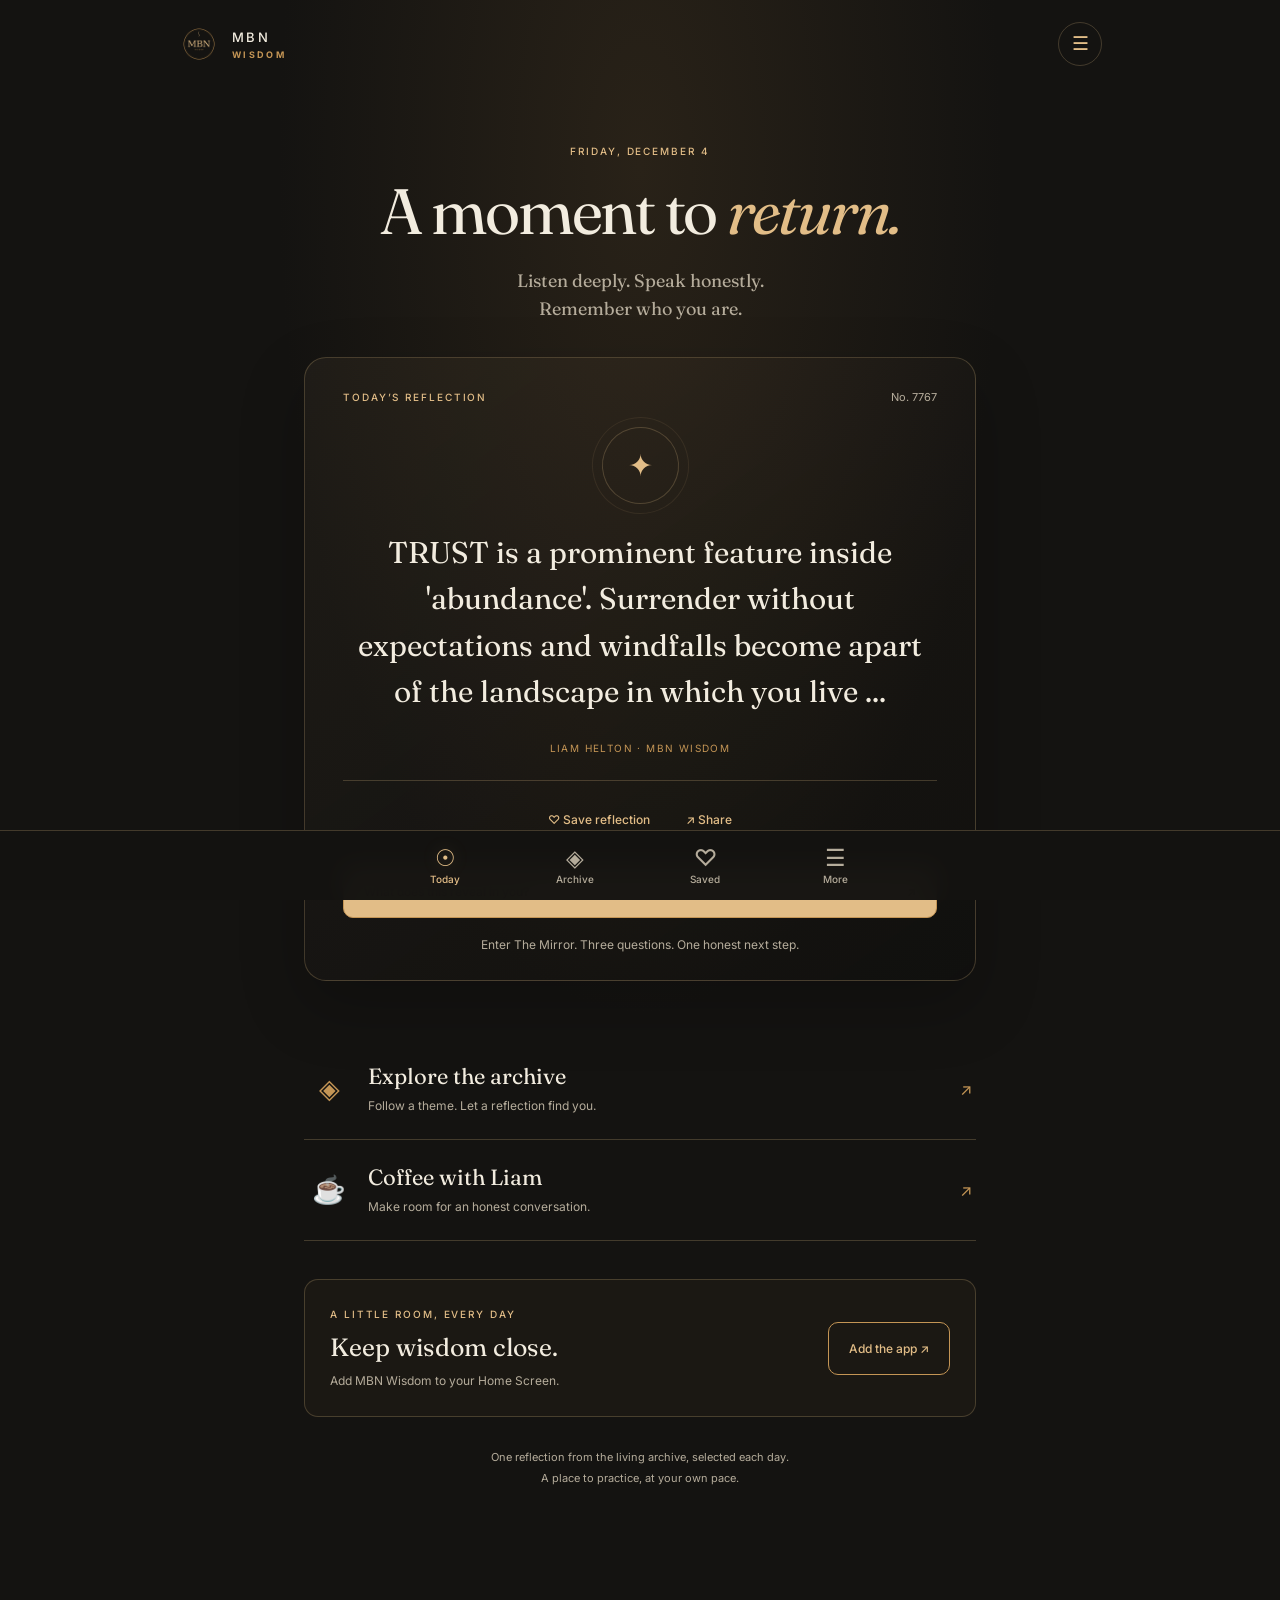
<file: app.html>
<!DOCTYPE html>
<html lang="en"><head><meta charset="utf-8"><meta name="viewport" content="width=device-width,initial-scale=1,viewport-fit=cover"><title>MBN Wisdom | Your Daily Practice</title><meta name="description" content="A moment to pause. A reflection to carry. Your daily MBN Wisdom practice with Liam Helton."><meta name="theme-color" content="#141311"><meta name="apple-mobile-web-app-capable" content="yes"><meta name="apple-mobile-web-app-title" content="MBN Wisdom"><meta name="apple-mobile-web-app-status-bar-style" content="black-translucent"><link rel="manifest" href="/mbn.webmanifest"><link rel="apple-touch-icon" href="/mbn-icon-180.png"><link rel="icon" href="/mbn-icon-192.png"><link rel="preconnect" href="https://fonts.googleapis.com"><link rel="preconnect" href="https://fonts.gstatic.com" crossorigin><link href="https://fonts.googleapis.com/css2?family=Fraunces:ital,wght@0,400;0,500;1,400&family=Inter:wght@400;500;600&display=swap" rel="stylesheet"><link rel="stylesheet" href="/mbn-app.css"><script src="/mbn-app.js" defer></script></head>
<body><a class="skip" href="#main">Skip to your reflection</a><header class="top"><a class="brand" href="/app.html" aria-label="MBN Wisdom daily practice"><img src="/mbn-icon-192.png" width="42" height="42" alt=""><span>MBN <b>WISDOM</b></span></a><button class="round" id="menuButton" aria-label="Open menu" aria-expanded="false" aria-controls="menuPanel">☰</button></header>
<main id="main"><section id="todayView" class="view"><div class="intro"><p class="eyebrow" id="todayDate">Your daily practice</p><h1>A moment to <em>return.</em></h1><p class="lede">Listen deeply. Speak honestly.<br>Remember who you are.</p></div><article class="daily-card" aria-labelledby="dailyTitle"><div class="card-top"><span class="eyebrow" id="dailyTitle">Today’s reflection</span><span class="tiny" id="reflectionNumber"></span></div><div class="sigil" aria-hidden="true"><span>✦</span></div><blockquote id="dailyQuote">Let the day settle. Your reflection is arriving.</blockquote><p class="attribution">Liam Helton · MBN Wisdom</p><div class="card-actions"><button class="quiet" id="favoriteButton" aria-pressed="false" disabled>♡ Save reflection</button><button class="quiet" id="shareButton" disabled>↗ Share</button></div><a class="primary" id="mirrorLink" href="/archive.html?app=1">What does this reveal in you? <span>↗</span></a><p class="small">Enter The Mirror. Three questions. One honest next step.</p></article><p id="loadStatus" class="status" role="status"></p><div class="paths"><a class="path" href="/archive.html?app=1"><span class="path-symbol">◈</span><div><h2>Explore the archive</h2><p>Follow a theme. Let a reflection find you.</p></div><span aria-hidden="true">↗</span></a><a class="path" href="/coffee-with-liam.html?app=1"><span class="path-symbol">☕</span><div><h2>Coffee with Liam</h2><p>Make room for an honest conversation.</p></div><span aria-hidden="true">↗</span></a></div><aside class="install-card" id="installCard"><div><p class="eyebrow">A little room, every day</p><h2>Keep wisdom close.</h2><p>Add MBN Wisdom to your Home Screen.</p></div><button class="secondary" id="installButton">Add the app ↗</button></aside><p class="footnote">One reflection from the living archive, selected each day.<br>A place to practice, at your own pace.</p></section>
<section id="savedView" class="view" hidden><div class="intro"><p class="eyebrow">Words you carry</p><h1>Your <em>favorites.</em></h1><p class="lede">Return to what stayed with you.</p></div><p class="small">Favorites stay in this browser or app on this device. They do not sync across devices.</p><div id="savedList"></div></section>
<section id="moreView" class="view" hidden><div class="intro"><p class="eyebrow">The wider MBN world</p><h1>Room to <em>explore.</em></h1><p class="lede">Take the next step that feels right.</p></div><div class="paths"><a class="path" href="/coffee-with-liam.html?app=1"><div><h2>Coffee with Liam</h2><p>30 or 60 minutes of honest conversation.</p></div><span>↗</span></a><a class="path" href="/index.html#forgiving-launch"><div><h2>The books</h2><p>Explore the work behind the reflections.</p></div><span>↗</span></a><a class="path" href="https://mbn-shop.fourthwall.com" target="_blank" rel="noopener noreferrer"><div><h2>Apparel</h2><p>Carry the words into the world.</p></div><span>↗</span></a><a class="path" href="/index.html#circle"><div><h2>The Reader’s Circle</h2><p>Join the existing email circle.</p></div><span>↗</span></a><a class="path" href="/index.html"><div><h2>Visit MBN Wisdom</h2><p>The complete website.</p></div><span>↗</span></a></div><button class="secondary wide" id="moreInstall">How to add the app</button><div class="note"><h2>Your space stays yours.</h2><p>Favorites are saved only when you choose. Mirror answers are saved only when you select “Save on this device.” Neither is sent to Liam. Anyone using your device’s browser or app may see saved content.</p><p>Daily push notifications are not connected yet. You can visit each day for a fresh selection.</p></div></section>
<noscript><p class="note">JavaScript is needed for the daily selection and favorites. You can still <a href="/archive.html">read the archive</a> or <a href="/coffee-with-liam.html">request a conversation</a>.</p></noscript></main>
<nav class="bottom" aria-label="App navigation"><a href="#today" data-view="today" aria-current="page"><span aria-hidden="true">☉</span>Today</a><a href="/archive.html?app=1"><span aria-hidden="true">◈</span>Archive</a><a href="#saved" data-view="saved"><span aria-hidden="true">♡</span>Saved</a><a href="#more" data-view="more"><span aria-hidden="true">☰</span>More</a></nav>
<div id="menuPanel" class="menu-panel" hidden><a href="#more">Books, Coffee &amp; more ↗</a><button id="menuInstall">Add to Home Screen</button><a href="/index.html">Visit the website ↗</a></div>
<dialog id="installDialog" aria-labelledby="installTitle"><button class="close" id="closeInstall" aria-label="Close installation instructions">×</button><p class="eyebrow">Your daily practice</p><h2 id="installTitle">Make room on<br>your Home Screen.</h2><div id="nativeInstall" hidden><button class="primary" id="nativeInstallButton">Install MBN Wisdom</button></div><h3>iPhone or iPad</h3><ol><li>Open this page in Safari.</li><li>Tap Share, then <strong>Add to Home Screen</strong>. You may need to scroll through the actions.</li><li>If shown, leave <strong>Open as Web App</strong> enabled. Tap <strong>Add</strong>.</li></ol><h3>Android</h3><p>Open this page in Chrome. Tap the browser menu and choose <strong>Install app</strong> or <strong>Add to Home screen</strong>, then confirm.</p><p class="small">If you opened this inside Facebook or Instagram, first choose to open it in your browser.</p><p class="small">The icon opens your daily practice. No App Store download is needed.</p><button class="secondary wide" id="doneInstall">Got it</button></dialog><div id="toast" class="toast" role="status" hidden></div></body></html>
</file>
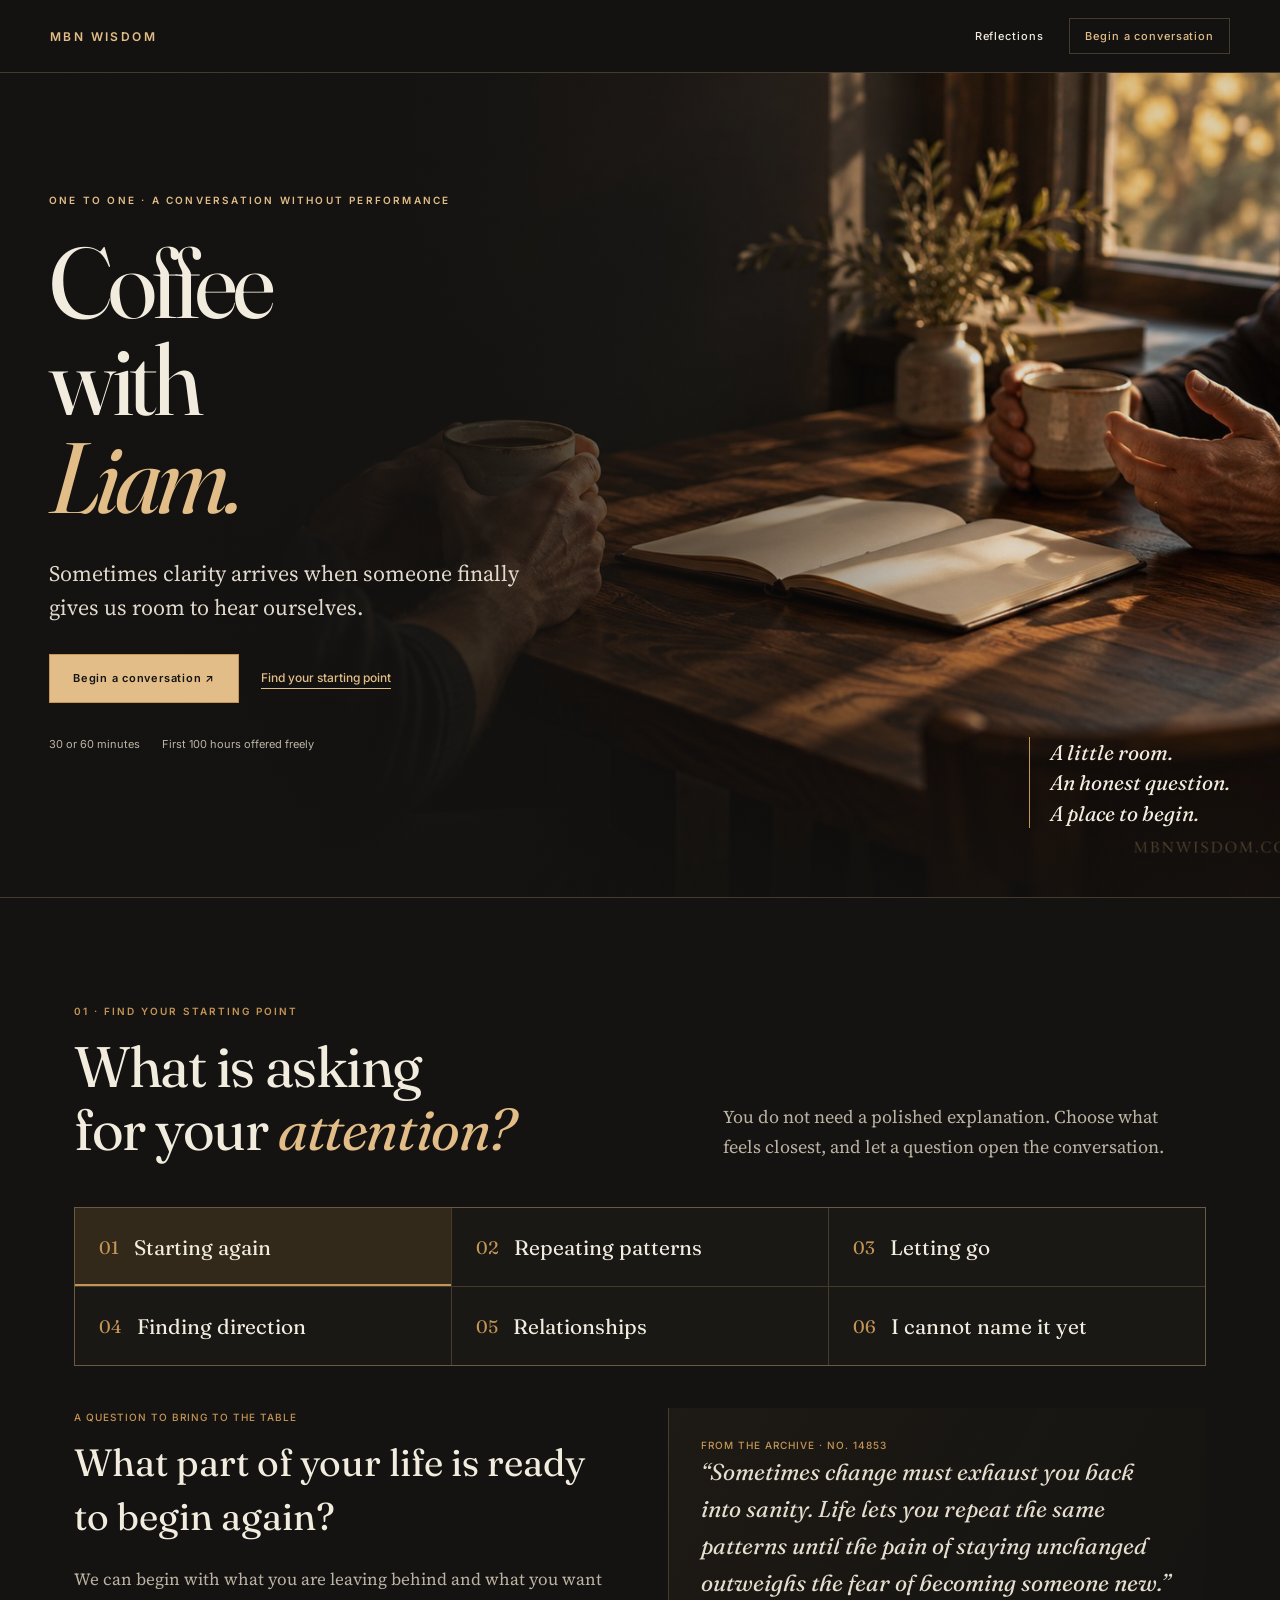
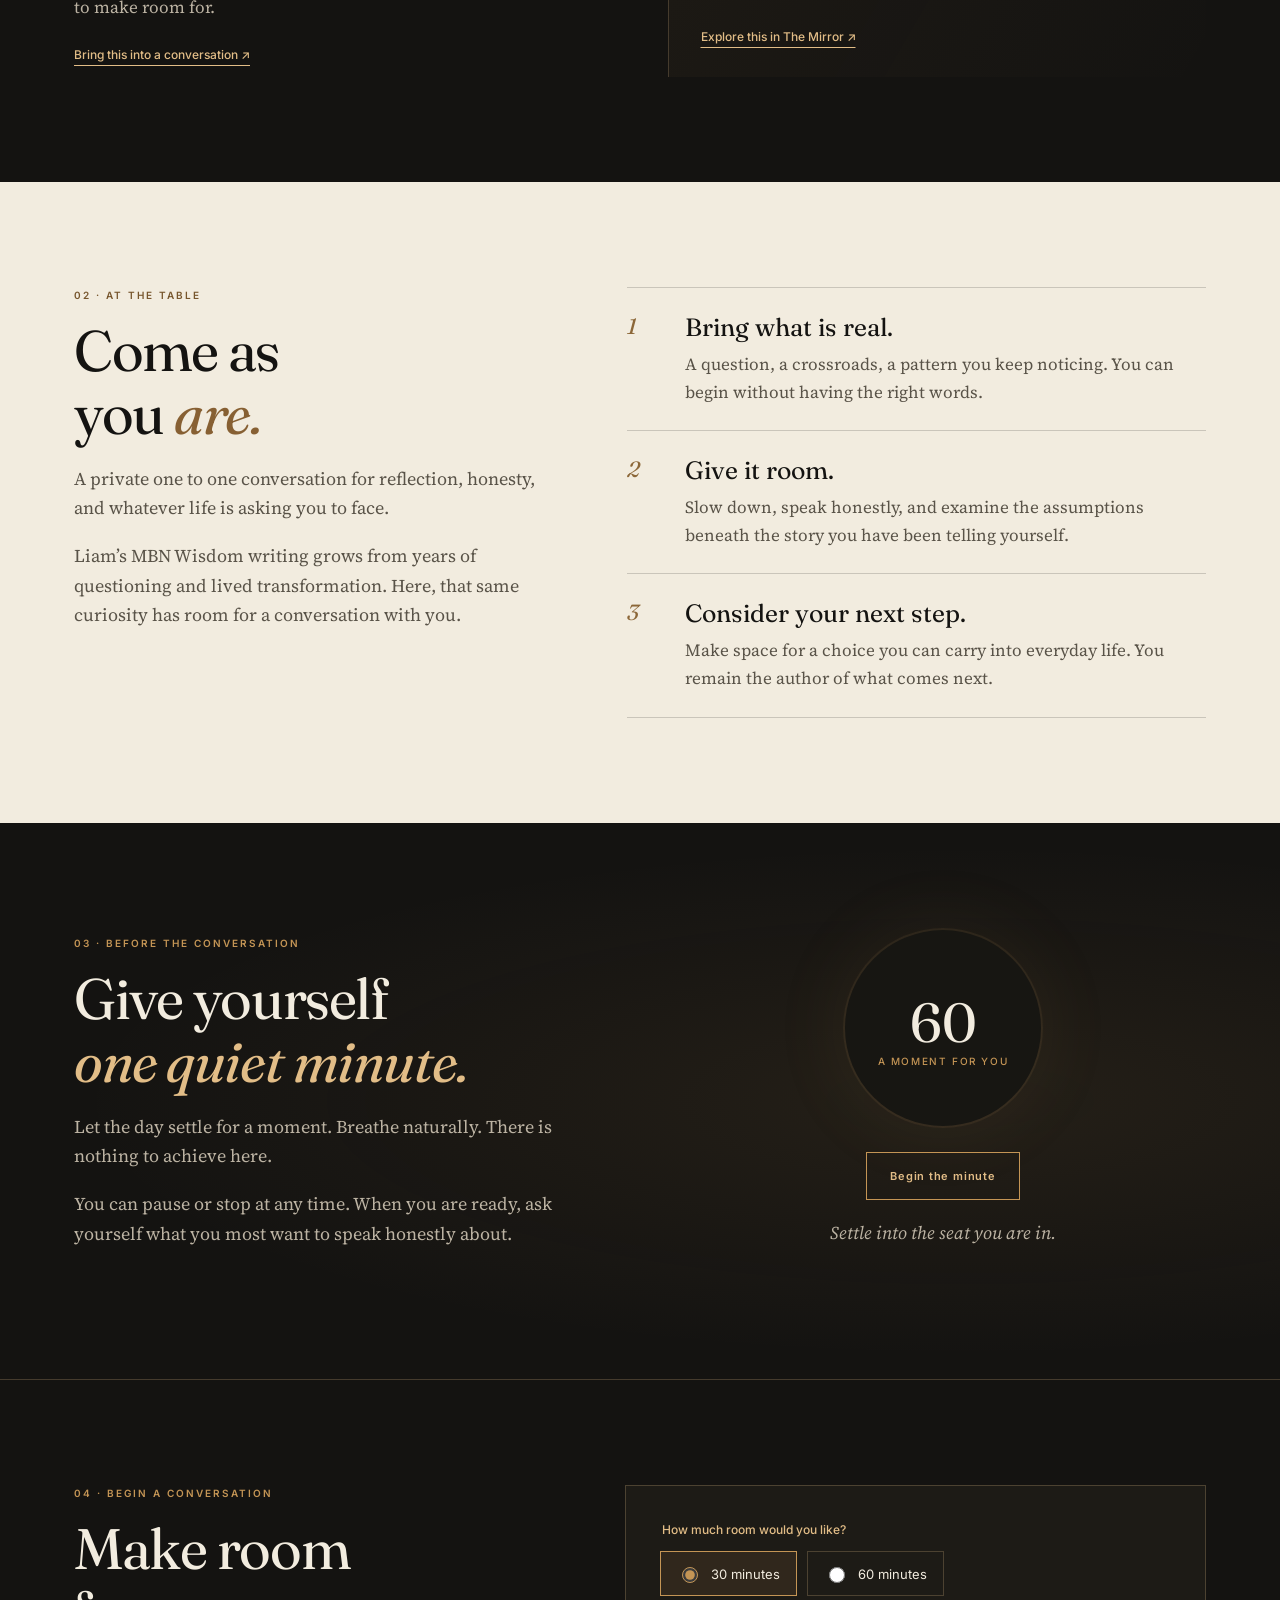
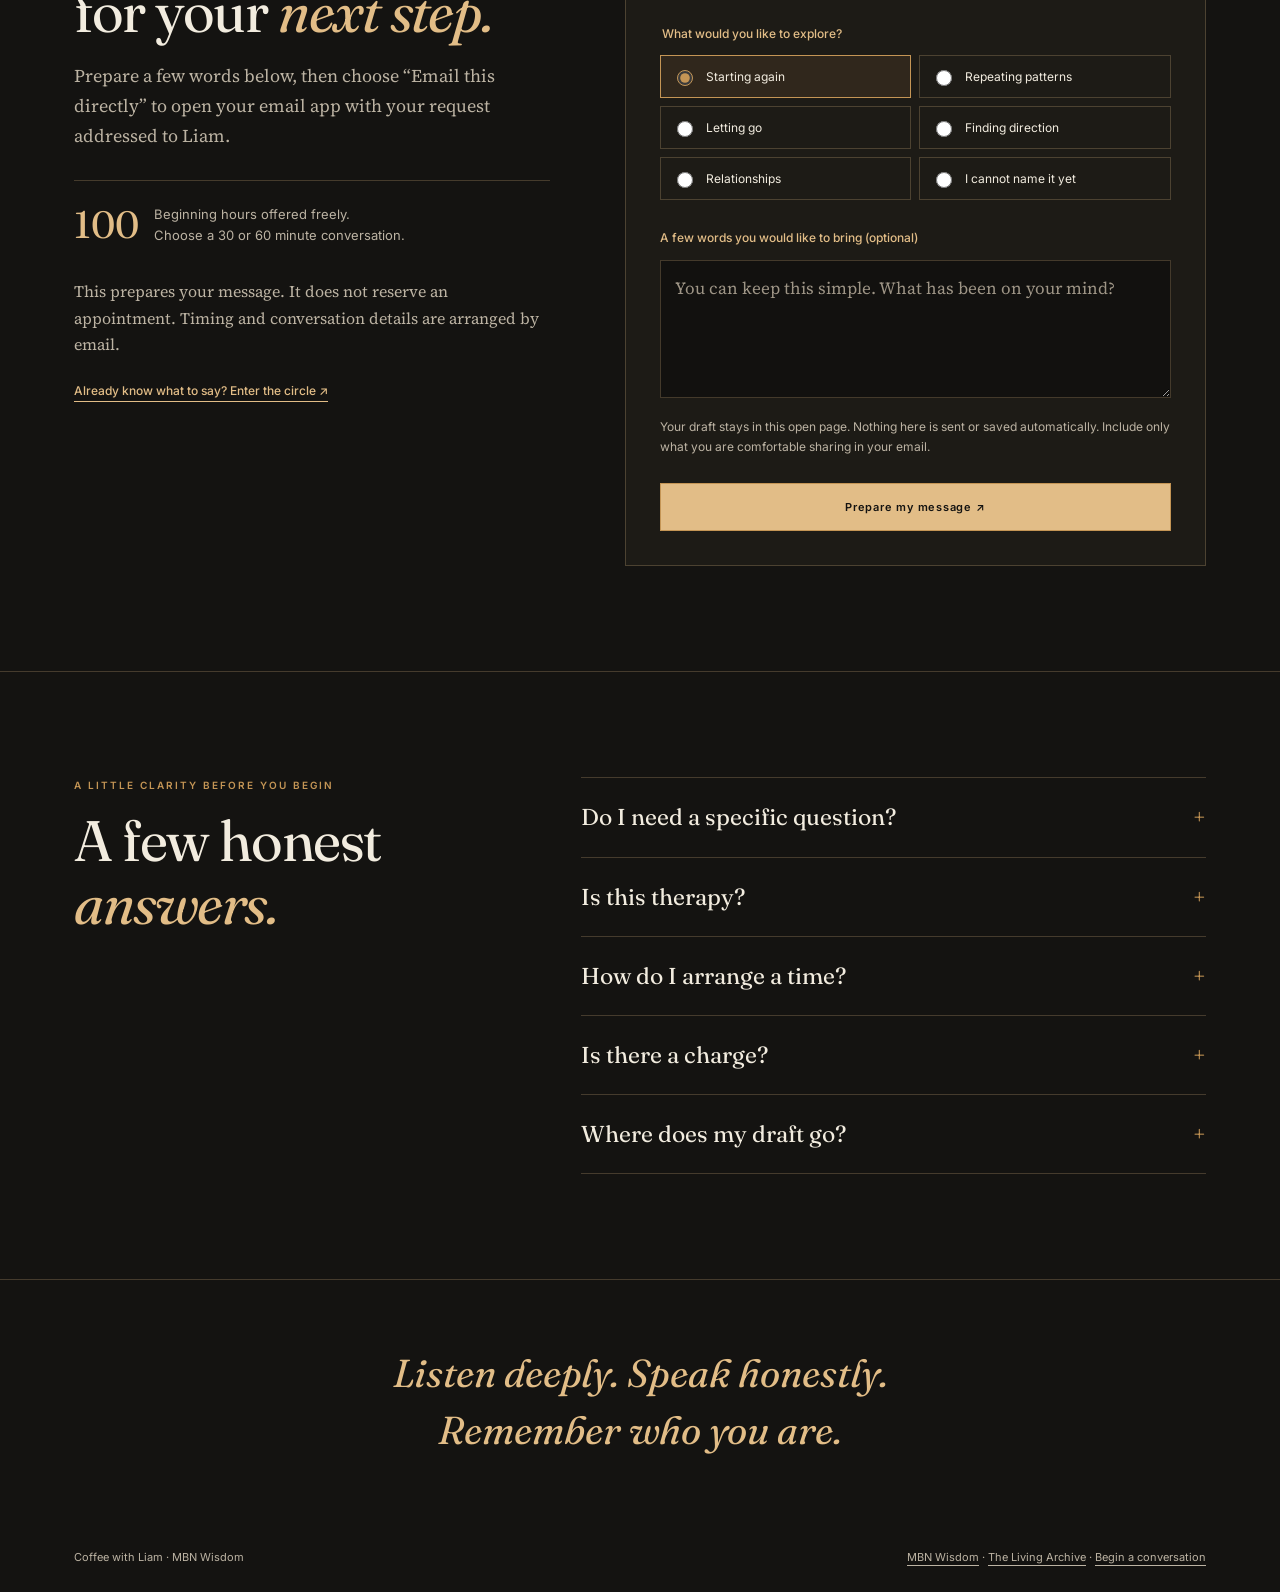
<file: coffee-with-liam.html>
<!DOCTYPE html>
<html lang="en">
<head>
<meta charset="UTF-8"><meta name="viewport" content="width=device-width,initial-scale=1">
<title>Coffee with Liam | A Conversation Without Performance</title>
<meta name="description" content="A thoughtful one to one conversation with Liam Helton. Explore what is repeating, prepare your question, and request a 30 or 60 minute conversation through MBN Wisdom.">
<meta name="theme-color" content="#141311">
<link rel="preconnect" href="https://fonts.googleapis.com"><link rel="preconnect" href="https://fonts.gstatic.com" crossorigin>
<link href="https://fonts.googleapis.com/css2?family=Fraunces:ital,wght@0,400;0,500;1,400&family=Inter:wght@400;500;600;700&family=Source+Serif+4:ital,wght@0,400;1,400&display=swap" rel="stylesheet">
<style>
:root{--ink:#141311;--paper:#f2ecdf;--soft:#bcb3a3;--gold:#c49555;--light:#e2bd87;--line:rgba(226,189,135,.24);--serif:'Fraunces',Georgia,serif;--body:'Source Serif 4',Georgia,serif;--sans:'Inter',sans-serif}
*{box-sizing:border-box}html{scroll-behavior:smooth;scroll-padding-top:90px}body{margin:0;background:var(--ink);color:var(--paper);font:18px/1.65 var(--body)}button,input,textarea,select{font:inherit}button,a{-webkit-tap-highlight-color:transparent}button{cursor:pointer}a{color:inherit}button:focus-visible,a:focus-visible,input:focus-visible,textarea:focus-visible{outline:2px solid var(--light);outline-offset:5px}button:disabled{opacity:.55;cursor:default}[hidden]{display:none!important}::selection{background:var(--gold);color:var(--ink)}.skip{position:fixed;top:-100px;left:12px;z-index:100;background:var(--paper);color:var(--ink);padding:10px}.skip:focus{top:12px}
.nav{position:sticky;top:0;z-index:20;display:flex;align-items:center;justify-content:space-between;gap:20px;padding:18px max(24px,calc((100vw - 1180px)/2));background:rgba(20,19,17,.96);border-bottom:1px solid var(--line);backdrop-filter:blur(12px)}.brand{text-decoration:none;font:600 12px var(--sans);letter-spacing:.2em;color:var(--light)}.nav-links{display:flex;align-items:center;gap:26px}.nav-links a{text-decoration:none;font:500 11px var(--sans);letter-spacing:.08em}.nav-links .nav-begin{border:1px solid var(--line);padding:10px 15px;color:var(--light)}
.hero{position:relative;isolation:isolate;min-height:min(850px,calc(100svh - 75px));display:flex;align-items:center;border-bottom:1px solid var(--line);overflow:hidden}.hero-photo{position:absolute;inset:0;z-index:-3;width:100%;height:100%;object-fit:cover;object-position:65% 50%}.hero::before{content:'';position:absolute;inset:0;z-index:-2;background:linear-gradient(90deg,rgba(20,19,17,.98),rgba(20,19,17,.83) 38%,rgba(20,19,17,.14) 78%),linear-gradient(0deg,rgba(20,19,17,.75),transparent 35%)}.hero-inner{max-width:1230px;width:100%;margin:auto;padding:85px 24px 110px}.eyebrow{font:600 10px/1.7 var(--sans);letter-spacing:.22em;text-transform:uppercase;color:var(--light);margin:0 0 24px}h1{font:400 clamp(58px,7.8vw,112px)/.98 var(--serif);letter-spacing:-.045em;margin:0 0 30px;max-width:680px}h1 em{display:block;color:var(--light);font-weight:400}.hero-lead{font-size:22px;line-height:1.55;max-width:470px;margin:0 0 30px;color:#e1d9cc}.actions{display:flex;align-items:center;gap:22px;flex-wrap:wrap}.button{display:inline-flex;justify-content:center;align-items:center;padding:15px 23px;text-decoration:none;border:1px solid var(--gold);background:var(--light);color:var(--ink);font:600 11px/1.5 var(--sans);letter-spacing:.07em;transition:background .2s,transform .2s}.button:hover{background:#efcca0;transform:translateY(-2px)}.button.outline{background:transparent;color:var(--light)}.text-link{text-underline-offset:6px;color:var(--light);font:500 12px/1.7 var(--sans)}.hero-meta{display:flex;gap:22px;margin-top:32px;font:400 11px/1.7 var(--sans);color:var(--soft)}.hero-note{position:absolute;right:max(30px,calc((100vw - 1180px)/2));bottom:48px;max-width:260px;padding-left:20px;border-left:1px solid var(--gold);font:italic 21px/1.45 var(--serif);color:var(--paper)}
.wrap{max-width:1180px;padding:0 24px;margin:auto}.section{padding:105px 0}.section-head{display:grid;grid-template-columns:1.2fr 1fr;gap:70px;margin-bottom:46px;align-items:end}.section-head p{margin:0;color:var(--soft);max-width:450px}h2{font:400 clamp(35px,4.5vw,57px)/1.1 var(--serif);letter-spacing:-.025em;margin:0}h2 em{color:var(--light);font-weight:400}.section-label{font:600 10px/1.6 var(--sans);letter-spacing:.2em;text-transform:uppercase;color:var(--gold);margin-bottom:17px}
.topics{display:grid;grid-template-columns:repeat(3,1fr);gap:1px;background:var(--line);border:1px solid var(--line)}.topic{border:0;background:#191815;color:var(--paper);text-align:left;padding:26px 24px;display:flex;gap:15px;align-items:center;transition:background .2s}.topic:hover{background:#252119}.topic[aria-pressed="true"]{background:#32291b;box-shadow:inset 0 -2px var(--gold)}.topic span{font:400 21px var(--serif)}.topic small{font:400 18px var(--serif);color:var(--gold)}.topic-result{display:grid;grid-template-columns:1fr 1fr;gap:55px;margin-top:42px;min-height:240px}.topic-question{font:400 clamp(26px,3vw,38px)/1.4 var(--serif);margin:10px 0 22px}.reflection-preview{padding:28px 32px;border-left:1px solid var(--line);background:linear-gradient(120deg,rgba(196,149,85,.055),transparent)}.reflection-preview blockquote{font:italic 23px/1.6 var(--serif);margin:0 0 18px;color:#e5ddce}.caption{font:500 10px/1.8 var(--sans);letter-spacing:.1em;color:var(--gold);text-transform:uppercase}.topic-follow{color:var(--soft);font-size:17px}
.table-section{background:var(--paper);color:var(--ink)}.table-section .section-label{color:#77562d}.table-section h2 em{color:#876033}.table-grid{display:grid;grid-template-columns:1fr 1.25fr;gap:90px;align-items:start}.table-copy p{color:#595348}.steps{list-style:none;margin:0;padding:0}.steps li{display:grid;grid-template-columns:40px 1fr;gap:18px;padding:24px 0;border-top:1px solid rgba(20,19,17,.18)}.steps li:last-child{border-bottom:1px solid rgba(20,19,17,.18)}.steps .n{font:italic 22px var(--serif);color:#8c6738}.steps h3{font:400 25px var(--serif);margin:0 0 8px}.steps p{margin:0;color:#595348;font-size:17px}
.pause-section{border-bottom:1px solid var(--line);background:radial-gradient(ellipse at 75% 50%,rgba(196,149,85,.09),transparent 65%)}.pause-grid{display:grid;grid-template-columns:1fr 1fr;gap:80px;align-items:center}.pause-copy p{color:var(--soft);max-width:480px}.pause-stage{text-align:center}.pause-ring{--progress:0%;width:200px;height:200px;border-radius:50%;margin:0 auto 24px;background:conic-gradient(var(--gold) var(--progress),rgba(196,149,85,.12) 0);padding:2px;box-shadow:0 0 80px rgba(196,149,85,.08)}.pause-core{height:100%;background:#171612;border-radius:50%;display:flex;flex-direction:column;justify-content:center}.pause-time{font:400 55px var(--serif);font-variant-numeric:tabular-nums;line-height:1.2}.pause-sub{font:500 10px var(--sans);letter-spacing:.16em;text-transform:uppercase;color:var(--gold)}.pause-prompt{min-height:56px;color:var(--soft);font-style:italic;max-width:330px;margin:18px auto 0}.pause-controls{display:flex;justify-content:center;gap:12px}
.request-layout{display:grid;grid-template-columns:.9fr 1.1fr;gap:75px;align-items:start}.request-intro{position:sticky;top:110px}.request-intro p{color:var(--soft)}.offer{margin:30px 0;border-top:1px solid var(--line);padding-top:20px;display:flex;gap:15px;align-items:center}.offer strong{font:400 38px var(--serif);color:var(--light)}.offer span{font:400 13px/1.6 var(--sans);color:var(--soft)}.request-box{padding:34px;background:#1d1b16;border:1px solid var(--line)}fieldset{border:0;padding:0;margin:0 0 28px;min-width:0}legend,.field-label{font:500 12px/1.6 var(--sans);display:block;margin:0 0 12px;color:var(--light)}.choices{display:flex;gap:10px;flex-wrap:wrap}.choice{cursor:pointer;display:flex;align-items:center;gap:10px;padding:12px 16px;border:1px solid var(--line);font:400 13px var(--sans)}.choice:has(input:checked){border-color:var(--gold);background:#30271c}.choice input{accent-color:var(--gold);width:16px;height:16px}.request-topic-list{display:grid;grid-template-columns:1fr 1fr;gap:8px}.request-topic-list .choice{padding:11px;font-size:12px}.field{width:100%;background:#12110f;border:1px solid var(--line);color:var(--paper);padding:14px;font:17px/1.6 var(--body);border-radius:0;resize:vertical}.field::placeholder{color:#9e9586}.field-note{font:400 12px/1.7 var(--sans);color:var(--soft);margin:10px 0 25px}.request-preview{margin-top:26px;padding-top:24px;border-top:1px solid var(--line)}.request-preview h3{font:400 25px var(--serif);margin:0 0 10px}.request-preview textarea{min-height:220px}.copy-status{font:400 12px/1.7 var(--sans);color:var(--light);min-height:20px}.send-steps{font-size:16px;color:var(--soft);padding-left:21px;line-height:1.8}.send-steps li{padding-left:4px;margin:10px 0}.request-box .button{width:100%}.request-box .text-link{display:inline-block;margin-top:16px}
.faq-grid{display:grid;grid-template-columns:.8fr 1.2fr;gap:90px}.faq-section{border-top:1px solid var(--line)}details{padding:23px 0;border-bottom:1px solid var(--line)}details:first-child{border-top:1px solid var(--line)}summary{cursor:pointer;font:400 23px/1.4 var(--serif);list-style:none;display:flex;justify-content:space-between;gap:20px}summary::after{content:'+';color:var(--gold)}details[open] summary::after{content:'−'}details p{font-size:17px;color:var(--soft);margin-bottom:0}.closing{text-align:center;padding:65px 24px;border-top:1px solid var(--line);color:var(--light);font:italic clamp(25px,4vw,39px)/1.45 var(--serif)}footer{display:flex;justify-content:space-between;gap:20px;flex-wrap:wrap;padding:25px 24px;max-width:1180px;margin:auto;color:var(--soft);font:400 11px/1.7 var(--sans)}footer a{text-underline-offset:4px}.reveal{transition:opacity .7s ease,transform .7s ease}.motion-ready .reveal{opacity:0;transform:translateY(20px)}.motion-ready .reveal.visible{opacity:1;transform:none}
@media(max-width:850px){.section{padding:75px 0}.hero-inner{padding:80px 24px 120px}.hero::before{background:linear-gradient(90deg,rgba(20,19,17,.94),rgba(20,19,17,.6)),linear-gradient(0deg,#141311,transparent 60%)}.hero-note{display:none}.section-head,.table-grid,.pause-grid,.request-layout,.faq-grid{grid-template-columns:1fr;gap:35px}.section-head{align-items:start}.request-intro{position:static}.topics{grid-template-columns:repeat(2,1fr)}.topic-result{gap:24px}.hero{min-height:680px}.nav{padding:16px 20px}.nav-links{gap:18px}.hero-lead{font-size:21px}}
@media(max-width:520px){body{font-size:17px}.brand{font-size:10px;letter-spacing:.12em}.nav-links{gap:14px}.nav-links a{font-size:10px}.nav-links .nav-begin{padding:9px 11px}.hero{min-height:660px}.hero-inner{padding:60px 24px 75px}.hero-photo{object-position:68% 50%}h1{font-size:64px}.hero-meta{gap:12px;flex-wrap:wrap}.hero-lead{font-size:20px}.actions{gap:20px}.topic{padding:21px 15px;gap:9px}.topic span{font-size:18px}.topic-result{grid-template-columns:1fr;gap:25px}.reflection-preview{padding:22px;border-left:2px solid var(--gold)}.request-box{padding:23px}.request-topic-list{grid-template-columns:1fr}.wrap{padding:0 22px}.pause-ring{width:180px;height:180px}.button{min-height:48px}.faq-grid{gap:25px}}
@media(prefers-reduced-motion:reduce){html{scroll-behavior:auto}.reveal,.button{transition:none}.motion-ready .reveal{opacity:1;transform:none}}
</style>
<link rel="manifest" href="/mbn.webmanifest"><meta name="apple-mobile-web-app-capable" content="yes"><meta name="apple-mobile-web-app-title" content="MBN Wisdom"><link rel="apple-touch-icon" href="/mbn-icon-180.png">
</head>
<body>
<a class="skip" href="#main">Skip to content</a>
<nav class="nav" aria-label="Main navigation"><a class="brand" href="index.html">MBN WISDOM</a><div class="nav-links"><a href="archive.html">Reflections</a><a class="nav-begin" href="#request">Begin a conversation</a></div></nav>
<main id="main">
<section class="hero" aria-labelledby="heroTitle"><img class="hero-photo" src="coffee-with-liam-hero.jpg" alt="Two people sharing coffee across a quiet table, with an open notebook between them." width="1672" height="941" fetchpriority="high"><div class="hero-inner"><p class="eyebrow">One to one · A conversation without performance</p><h1 id="heroTitle">Coffee<br>with <em>Liam.</em></h1><p class="hero-lead">Sometimes clarity arrives when someone finally gives us room to hear ourselves.</p><div class="actions"><a class="button" href="#request">Begin a conversation ↗</a><a class="text-link" href="#topics">Find your starting point</a></div><div class="hero-meta"><span>30 or 60 minutes</span><span>First 100 hours offered freely</span></div></div><p class="hero-note">A little room.<br>An honest question.<br>A place to begin.</p></section>
<section class="section" id="topics"><div class="wrap"><div class="section-head reveal"><div><div class="section-label">01 · Find your starting point</div><h2>What is asking<br>for your <em>attention?</em></h2></div><p>You do not need a polished explanation. Choose what feels closest, and let a question open the conversation.</p></div><div class="topics reveal" role="group" aria-label="Choose a conversation topic"><button class="topic" type="button" data-topic="starting" aria-pressed="true"><small aria-hidden="true">01</small><span>Starting again</span></button><button class="topic" type="button" data-topic="patterns" aria-pressed="false"><small aria-hidden="true">02</small><span>Repeating patterns</span></button><button class="topic" type="button" data-topic="letting" aria-pressed="false"><small aria-hidden="true">03</small><span>Letting go</span></button><button class="topic" type="button" data-topic="purpose" aria-pressed="false"><small aria-hidden="true">04</small><span>Finding direction</span></button><button class="topic" type="button" data-topic="relationships" aria-pressed="false"><small aria-hidden="true">05</small><span>Relationships</span></button><button class="topic" type="button" data-topic="unsure" aria-pressed="false"><small aria-hidden="true">06</small><span>I cannot name it yet</span></button></div><div class="topic-result reveal" aria-live="polite" aria-atomic="true"><div><div class="caption">A question to bring to the table</div><p class="topic-question" id="topicQuestion">What part of your life is ready to begin again?</p><p class="topic-follow" id="topicFollow">We can begin with what you are leaving behind and what you want to make room for.</p><a class="text-link" href="#request">Bring this into a conversation ↗</a></div><div class="reflection-preview"><div class="caption" id="topicNumber">From the archive · No. 14853</div><blockquote id="topicQuote">“Sometimes change must exhaust you back into sanity. Life lets you repeat the same patterns until the pain of staying unchanged outweighs the fear of becoming someone new.”</blockquote><a class="text-link" id="topicMirror" href="archive.html#letting-go/14853/mirror">Explore this in The Mirror ↗</a></div></div></div></section>
<section class="section table-section"><div class="wrap table-grid"><div class="table-copy reveal"><div class="section-label">02 · At the table</div><h2>Come as<br>you <em>are.</em></h2><p>A private one to one conversation for reflection, honesty, and whatever life is asking you to face.</p><p>Liam’s MBN Wisdom writing grows from years of questioning and lived transformation. Here, that same curiosity has room for a conversation with you.</p></div><ol class="steps reveal"><li><span class="n">1</span><div><h3>Bring what is real.</h3><p>A question, a crossroads, a pattern you keep noticing. You can begin without having the right words.</p></div></li><li><span class="n">2</span><div><h3>Give it room.</h3><p>Slow down, speak honestly, and examine the assumptions beneath the story you have been telling yourself.</p></div></li><li><span class="n">3</span><div><h3>Consider your next step.</h3><p>Make space for a choice you can carry into everyday life. You remain the author of what comes next.</p></div></li></ol></div></section>
<section class="section pause-section" id="pause"><div class="wrap pause-grid"><div class="pause-copy reveal"><div class="section-label">03 · Before the conversation</div><h2>Give yourself<br><em>one quiet minute.</em></h2><p>Let the day settle for a moment. Breathe naturally. There is nothing to achieve here.</p><p>You can pause or stop at any time. When you are ready, ask yourself what you most want to speak honestly about.</p></div><div class="pause-stage reveal"><div class="pause-ring" id="pauseRing"><div class="pause-core"><span class="pause-time" id="pauseTime" aria-hidden="true">60</span><span class="pause-sub">A moment for you</span></div></div><div class="pause-controls"><button class="button outline" id="pauseStart" type="button">Begin the minute</button><button class="button outline" id="pauseReset" type="button" hidden>Reset</button></div><p class="pause-prompt" id="pausePrompt" role="status">Settle into the seat you are in.</p></div></div></section>
<section class="section" id="request"><div class="wrap request-layout"><div class="request-intro reveal"><div class="section-label">04 · Begin a conversation</div><h2>Make room<br>for your <em>next step.</em></h2><p>Prepare a few words below, then choose “Email this directly” to open your email app with your request addressed to Liam.</p><div class="offer"><strong>100</strong><span>Beginning hours offered freely.<br>Choose a 30 or 60 minute conversation.</span></div><p style="font-size:16px">This prepares your message. It does not reserve an appointment. Timing and conversation details are arranged by email.</p><a class="text-link" href="index.html#circle">Already know what to say? Enter the circle ↗</a></div><div class="request-box reveal"><form id="requestBuilder"><fieldset><legend>How much room would you like?</legend><div class="choices"><label class="choice"><input type="radio" name="duration" value="30" checked>30 minutes</label><label class="choice"><input type="radio" name="duration" value="60">60 minutes</label></div></fieldset><fieldset><legend>What would you like to explore?</legend><div class="request-topic-list"><label class="choice"><input type="radio" name="topic" value="starting" checked>Starting again</label><label class="choice"><input type="radio" name="topic" value="patterns">Repeating patterns</label><label class="choice"><input type="radio" name="topic" value="letting">Letting go</label><label class="choice"><input type="radio" name="topic" value="purpose">Finding direction</label><label class="choice"><input type="radio" name="topic" value="relationships">Relationships</label><label class="choice"><input type="radio" name="topic" value="unsure">I cannot name it yet</label></div></fieldset><label class="field-label" for="requestWords">A few words you would like to bring (optional)</label><textarea class="field" id="requestWords" rows="4" maxlength="2000" placeholder="You can keep this simple. What has been on your mind?"></textarea><p class="field-note">Your draft stays in this open page. Nothing here is sent or saved automatically. Include only what you are comfortable sharing in your email.</p><button class="button" type="submit">Prepare my message ↗</button></form><div class="request-preview" id="requestPreview" hidden><h3>Your conversation request</h3><label class="field-label" for="requestMessage">Review or edit your message</label><textarea class="field" id="requestMessage" rows="8"></textarea><p class="field-note">This is a draft. It has not been sent.</p><button class="button outline" id="copyRequest" type="button">Copy my message</button><a class="button outline" id="emailDirect" href="mailto:MBNCoach@gmail.com" style="margin-top:10px">Email this directly ↗</a><p class="copy-status" id="copyStatus" role="status"></p><ol class="send-steps"><li>Choose “Email this directly” to open your email app with your draft.</li><li>Review the email and send it to MBNCoach@gmail.com. You can also copy the message into an email yourself.</li><li>Arrange the time and details with Liam by email.</li></ol><a class="button" href="index.html#circle">Join the Reader’s Circle ↗</a><a class="text-link" href="#request" id="editRequest">Change my choices</a><p class="field-note">If your welcome email does not arrive, check Spam or Junk.</p></div></div></div></section>
<section class="section faq-section"><div class="wrap faq-grid"><div class="reveal"><div class="section-label">A little clarity before you begin</div><h2>A few honest<br><em>answers.</em></h2></div><div class="reveal"><details><summary>Do I need a specific question?</summary><p>No. A feeling, a repeating pattern, or the sense that something needs attention is enough to begin. You can also explore a reflection in The Mirror first.</p></details><details><summary>Is this therapy?</summary><p>Coffee with Liam is a reflective conversation. It is not therapy, diagnosis, or a substitute for professional mental health care.</p></details><details><summary>How do I arrange a time?</summary><p>Prepare your message above and choose “Email this directly,” or email MBNCoach@gmail.com with “Coffee with Liam” and your request. The time and conversation details are arranged by email. This page does not offer confirmed booking slots.</p></details><details><summary>Is there a charge?</summary><p>The first one hundred hours of these beginning conversations are offered freely, in 30 or 60 minute sessions. There is no payment step on this page. The complimentary offer is subject to availability.</p></details><details><summary>Where does my draft go?</summary><p>Your draft stays in this open page until you open it in your email app or copy it into an email. It is not automatically saved or submitted. When you send that email, your message goes through your email provider and the recipient’s email service.</p></details></div></div></section>
<div class="closing">Listen deeply. Speak honestly.<br>Remember who you are.</div>
</main><footer><span>Coffee with Liam · MBN Wisdom</span><div><a href="index.html">MBN Wisdom</a> · <a href="archive.html">The Living Archive</a> · <a href="#request">Begin a conversation</a></div></footer>
<script>
const TOPICS={
 starting:{name:'Starting again',question:'What part of your life is ready to begin again?',follow:'We can begin with what you are leaving behind and what you want to make room for.',id:'14853',cat:'letting-go',quote:"Sometimes change must exhaust you back into sanity. Life lets you repeat the same patterns until the pain of staying unchanged outweighs the fear of becoming someone new."},
 patterns:{name:'Repeating patterns',question:'Where are you repeating a choice while hoping for a different result?',follow:'We can look at the familiar pattern and the small choice that could interrupt it.',id:'14852',cat:'mindset',quote:'You are not a work in progress simply because time continues to pass. Progress requires movement, not the repetition of the same choices.'},
 letting:{name:'Letting go',question:'What are you carrying that no longer belongs in your next chapter?',follow:'We can give the attachment room, without rushing you toward an answer.',id:'14817',cat:'letting-go',quote:'As we enter this experience, nothing is ever truly ours. It is only borrowed so the soul can experience what it came here to understand.'},
 purpose:{name:'Finding direction',question:'What possibility keeps asking for your attention?',follow:'We can explore what matters to you and what beginning might look like in practice.',id:'14861',cat:'purpose',quote:'Be ready to meet the moment you have imagined. Move toward it, carrying the gratitude, courage, and openness you hope to feel when it arrives.'},
 relationships:{name:'Relationships',question:'What keeps returning in the way you connect with others?',follow:'We can explore your needs, your boundaries, and what you have been finding difficult to say.',id:'14849',cat:'soul',quote:'The energy shared with another person changes frequency over time, but the memories remain, shelved within us, carefully tagged as special times.'},
 unsure:{name:'I cannot name it yet',question:'If you could speak without needing to explain yourself perfectly, where would you begin?',follow:'We can start with the question you have, even if the words arrive slowly.',id:'14851',cat:'resilience',quote:"Discomfort is not the enemy. It is the soul's invitation to step beyond the boundaries of uncertainty. Growth begins where familiarity ends."}
};
function chooseTopic(key){
 document.getElementById('requestPreview').hidden=true;
 const t=TOPICS[key];
 document.querySelectorAll('[data-topic]').forEach(b=>b.setAttribute('aria-pressed',String(b.dataset.topic===key)));
 document.getElementById('topicQuestion').textContent=t.question;
 document.getElementById('topicFollow').textContent=t.follow;
 document.getElementById('topicNumber').textContent='From the archive · No. '+t.id;
 document.getElementById('topicQuote').textContent='“'+t.quote+'”';
 document.getElementById('topicMirror').href='archive.html#'+t.cat+'/'+t.id+'/mirror';
 document.querySelector('input[name="topic"][value="'+key+'"]').checked=true;
}
document.querySelectorAll('[data-topic]').forEach(b=>b.addEventListener('click',()=>chooseTopic(b.dataset.topic)));
document.querySelectorAll('input[name="topic"]').forEach(i=>i.addEventListener('change',()=>chooseTopic(i.value)));
const form=document.getElementById('requestBuilder');
form.addEventListener('input',()=>{document.getElementById('requestPreview').hidden=true;});
form.addEventListener('submit',e=>{
 e.preventDefault();const duration=form.querySelector('input[name="duration"]:checked').value;
 const topic=TOPICS[form.querySelector('input[name="topic"]:checked').value].name;
 const words=document.getElementById('requestWords').value.trim();
 document.getElementById('requestMessage').value='Coffee with Liam\n\nHello Liam,\n\nI would like to arrange a '+duration+' minute conversation.\n\nWhat I would like to explore: '+topic+'.'+(words?'\n\n'+words:'')+'\n\nPlease let me know what times are available and how we would connect.\n\nThank you.';
 updateEmailLink();
 document.getElementById('requestPreview').hidden=false;document.getElementById('copyStatus').textContent='';
 document.getElementById('requestMessage').focus();
});
function updateEmailLink(){
 document.getElementById('emailDirect').href='mailto:MBNCoach@gmail.com?subject='+encodeURIComponent('Coffee with Liam')+'&body='+encodeURIComponent(document.getElementById('requestMessage').value);
}
document.getElementById('requestMessage').addEventListener('input',updateEmailLink);
document.getElementById('copyRequest').addEventListener('click',async()=>{
 const message=document.getElementById('requestMessage');
 try{await navigator.clipboard.writeText(message.value);document.getElementById('copyStatus').textContent='Copied. Paste this into an email to MBNCoach@gmail.com.';}
 catch(e){message.focus();message.select();document.getElementById('copyStatus').textContent='Select and copy the message above, then paste it into an email to MBNCoach@gmail.com.';}
});
document.getElementById('editRequest').addEventListener('click',e=>{e.preventDefault();form.querySelector('input').focus();form.scrollIntoView({behavior:matchMedia('(prefers-reduced-motion: reduce)').matches?'auto':'smooth',block:'center'});});
let pauseRemaining=60,pauseDeadline=0,pauseInterval=null;
const pauseStart=document.getElementById('pauseStart'),pauseReset=document.getElementById('pauseReset'),pausePrompt=document.getElementById('pausePrompt');
function drawPause(){document.getElementById('pauseTime').textContent=String(pauseRemaining);document.getElementById('pauseRing').style.setProperty('--progress',((60-pauseRemaining)/60*100)+'%');}
function pauseTick(){pauseRemaining=Math.max(0,Math.ceil((pauseDeadline-Date.now())/1000));drawPause();if(pauseRemaining===40)pausePrompt.textContent='Let your shoulders soften. Breathe at your own pace.';if(pauseRemaining===20)pausePrompt.textContent='What have you been wanting to say honestly?';if(!pauseRemaining){clearInterval(pauseInterval);pauseInterval=null;pauseStart.textContent='Begin again';pausePrompt.textContent='Your minute is complete. Begin with what feels real.';}}
pauseStart.addEventListener('click',()=>{
 if(pauseInterval){pauseRemaining=Math.max(0,Math.ceil((pauseDeadline-Date.now())/1000));clearInterval(pauseInterval);pauseInterval=null;pauseStart.textContent='Continue the minute';pausePrompt.textContent='Paused. Continue whenever you are ready.';drawPause();return;}
 if(!pauseRemaining)pauseRemaining=60;
 pauseDeadline=Date.now()+pauseRemaining*1000;pauseInterval=setInterval(pauseTick,200);pauseStart.textContent='Pause';pauseReset.hidden=false;pausePrompt.textContent='There is nothing to achieve. Let yourself settle.';drawPause();
});
pauseReset.addEventListener('click',()=>{clearInterval(pauseInterval);pauseInterval=null;pauseRemaining=60;drawPause();pauseStart.textContent='Begin the minute';pauseReset.hidden=true;pausePrompt.textContent='Settle into the seat you are in.';});
if('IntersectionObserver' in window&&!matchMedia('(prefers-reduced-motion: reduce)').matches){document.body.classList.add('motion-ready');const observer=new IntersectionObserver(entries=>entries.forEach(e=>{if(e.isIntersecting){e.target.classList.add('visible');observer.unobserve(e.target);}}),{threshold:.08});document.querySelectorAll('.reveal').forEach(el=>observer.observe(el));}
</script>
<script>
if(new URLSearchParams(location.search).get('app')==='1'||matchMedia('(display-mode: standalone)').matches||navigator.standalone){
 const back=document.querySelector('.nav .brand');back.href='/app.html';back.textContent='← BACK TO TODAY';
}
</script>
</body></html>
</file>
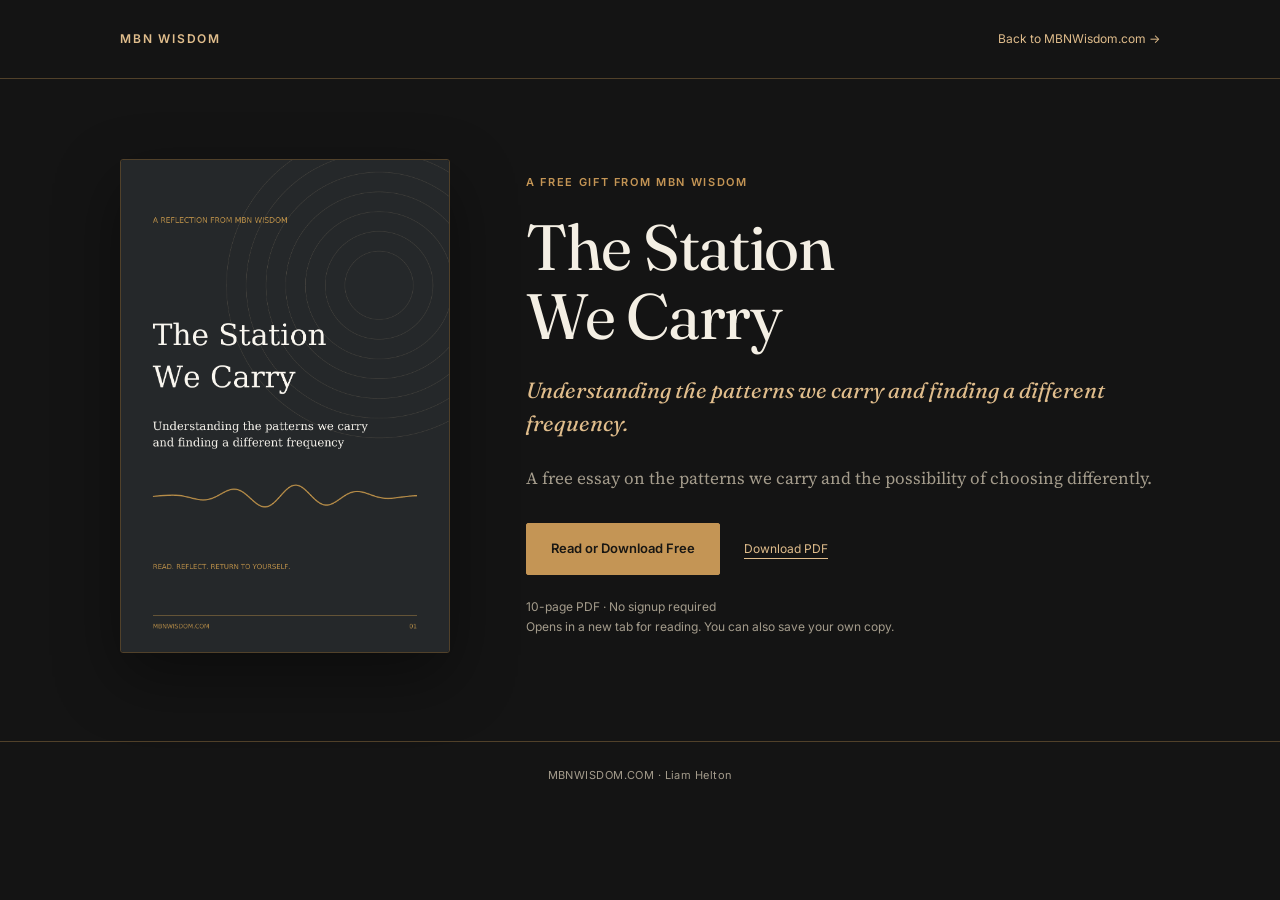
<file: the-station-we-carry.html>
<!DOCTYPE html>
<html lang="en">
<head>
  <meta charset="UTF-8">
  <meta name="viewport" content="width=device-width, initial-scale=1.0">
  <title>The Station We Carry · A Free Gift from MBN Wisdom</title>
  <meta name="description" content="A free essay on the patterns we carry and the possibility of choosing differently. Read or download The Station We Carry from MBN Wisdom. No signup required.">
  <meta name="theme-color" content="#141414">
  <link rel="canonical" href="https://mbnwisdom.com/the-station-we-carry">
  <meta property="og:type" content="website">
  <meta property="og:title" content="The Station We Carry · A Free Gift from MBN Wisdom">
  <meta property="og:description" content="Understanding the patterns we carry and finding a different frequency. Read or download the free essay. No signup required.">
  <meta property="og:url" content="https://mbnwisdom.com/the-station-we-carry">
  <meta property="og:image" content="https://mbnwisdom.com/The-Station-We-Carry-Cover.png">
  <meta property="og:image:width" content="1067">
  <meta property="og:image:height" content="1600">
  <meta property="og:image:alt" content="The Station We Carry cover">
  <meta name="twitter:card" content="summary_large_image">
  <link rel="preconnect" href="https://fonts.googleapis.com">
  <link rel="preconnect" href="https://fonts.gstatic.com" crossorigin>
  <link href="https://fonts.googleapis.com/css2?family=Fraunces:ital,opsz,wght@0,9..144,400;1,9..144,400&family=Source+Serif+4:wght@400;500&family=Inter:wght@400;500;600&display=swap" rel="stylesheet">
  <style>
    :root{--bg:#141414;--cream:#f4efe4;--gold:#c49555;--gold-bright:#e0bd8c;--dim:#a49c8c;--line:rgba(196,149,85,.35);}
    *{box-sizing:border-box;}
    html{background:var(--bg);color:var(--cream);}
    body{margin:0;font:17px/1.7 'Source Serif 4',Georgia,serif;-webkit-font-smoothing:antialiased;}
    a{color:var(--gold-bright);}
    a:focus-visible{outline:2px solid var(--gold-bright);outline-offset:5px;}
    .wrap{width:min(100% - 48px,1040px);margin:auto;}
    header{padding:30px 0;border-bottom:1px solid var(--line);}
    header .wrap{display:flex;justify-content:space-between;align-items:center;gap:18px;flex-wrap:wrap;}
    .brand{font:600 12px/1.5 Inter,Arial,sans-serif;letter-spacing:.15em;text-decoration:none;text-transform:uppercase;}
    .back{font:12px/1.5 Inter,Arial,sans-serif;text-decoration:none;}
    main{padding:80px 0 88px;}
    .gift{display:grid;grid-template-columns:minmax(0,330px) minmax(0,1fr);gap:76px;align-items:center;}
    .cover{display:block;line-height:0;border:1px solid var(--line);border-radius:3px;overflow:hidden;box-shadow:0 24px 65px rgba(0,0,0,.4);}
    .cover img{width:100%;height:auto;display:block;}
    .eyebrow{font:600 11px/1.6 Inter,Arial,sans-serif;letter-spacing:.15em;text-transform:uppercase;color:var(--gold);margin:0 0 20px;}
    h1{font:400 clamp(40px,5.5vw,64px)/1.08 Fraunces,Georgia,serif;letter-spacing:-.02em;margin:0 0 24px;}
    .subtitle{font:400 italic 22px/1.5 Fraunces,Georgia,serif;color:var(--gold-bright);margin:0 0 24px;}
    .description{color:var(--dim);margin:0 0 30px;}
    .actions{display:flex;align-items:center;gap:18px 24px;flex-wrap:wrap;}
    .button{display:inline-block;background:var(--gold);border:1px solid var(--gold);border-radius:2px;color:#191713;padding:15px 24px;font:600 13px/1.5 Inter,Arial,sans-serif;text-align:center;text-decoration:none;}
    .button:hover{background:var(--gold-bright);border-color:var(--gold-bright);}
    .download{font:12px/1.5 Inter,Arial,sans-serif;text-underline-offset:5px;}
    .note{color:var(--dim);font:12px/1.7 Inter,Arial,sans-serif;margin:22px 0 0;}
    footer{border-top:1px solid var(--line);padding:24px;text-align:center;color:var(--dim);font:11px/1.7 Inter,Arial,sans-serif;letter-spacing:.04em;}
    @media(max-width:720px){main{padding:45px 0 54px;}.gift{grid-template-columns:1fr;gap:38px;text-align:center;}.cover{width:240px;max-width:100%;margin:auto;}.copy{max-width:500px;margin:auto;}.actions{justify-content:center;}.subtitle{font-size:20px;}h1{font-size:42px;}}
    @media(max-width:360px){.wrap{width:calc(100% - 36px);}h1{font-size:36px;}.button{padding:14px 18px;}}
  </style>
</head>
<body>
  <header><div class="wrap"><a class="brand" href="/">MBN Wisdom</a><a class="back" href="/">Back to MBNWisdom.com &rarr;</a></div></header>
  <main class="wrap">
    <section class="gift" aria-labelledby="gift-title">
      <a class="cover" href="/The-Station-We-Carry.pdf" target="_blank" rel="noopener" aria-label="Read The Station We Carry PDF in a new tab">
        <img src="/The-Station-We-Carry-Cover.png" width="1067" height="1600" alt="The Station We Carry cover: Understanding the patterns we carry and finding a different frequency">
      </a>
      <div class="copy">
        <p class="eyebrow">A free gift from MBN Wisdom</p>
        <h1 id="gift-title">The Station<br>We Carry</h1>
        <p class="subtitle">Understanding the patterns we carry and finding a different frequency.</p>
        <p class="description">A free essay on the patterns we carry and the possibility of choosing differently.</p>
        <div class="actions">
          <a class="button" href="/The-Station-We-Carry.pdf" target="_blank" rel="noopener">Read or Download Free</a>
          <a class="download" href="/The-Station-We-Carry.pdf" download="The-Station-We-Carry.pdf">Download PDF</a>
        </div>
        <p class="note">10-page PDF &middot; No signup required<br>Opens in a new tab for reading. You can also save your own copy.</p>
      </div>
    </section>
  </main>
  <footer>MBNWISDOM.COM &middot; Liam Helton</footer>
</body>
</html>
</file>
<file: mbn-app.css>
:root{--ink:#141311;--cream:#f2ecdf;--gold:#c49555;--light:#e2bd87;--soft:#b5ac9b;--line:rgba(226,189,135,.23);--serif:Fraunces,Georgia,serif;--sans:Inter,Arial,sans-serif;color-scheme:dark}*{box-sizing:border-box}[hidden]{display:none!important}html{scroll-behavior:smooth}body{margin:0;background:radial-gradient(ellipse at 50% 10%,#292218 0,transparent 40%),var(--ink);color:var(--cream);font:16px/1.65 var(--sans);padding:env(safe-area-inset-top) 0 0}button,a{touch-action:manipulation;-webkit-tap-highlight-color:transparent}a{color:inherit}button{font:inherit;cursor:pointer}a:focus-visible,button:focus-visible{outline:2px solid var(--light);outline-offset:4px}button:disabled{opacity:.5;cursor:default}.skip{position:fixed;top:-100px;z-index:100;background:var(--cream);color:var(--ink);padding:12px}.skip:focus{top:10px}.top{max-width:980px;display:flex;align-items:center;justify-content:space-between;margin:auto;padding:22px 28px}.brand{display:flex;align-items:center;gap:12px;text-decoration:none;font:500 13px var(--sans);letter-spacing:.19em}.brand b{display:block;font-size:9px;letter-spacing:.26em;color:var(--gold);margin-top:4px}.brand img{border-radius:12px}.round{width:44px;height:44px;border:1px solid var(--line);border-radius:50%;background:transparent;color:var(--light);font-size:19px}main{max-width:720px;margin:auto;padding:0 24px 145px}.intro{text-align:center;padding:44px 0 34px}.eyebrow{text-transform:uppercase;letter-spacing:.19em;font:500 10px/1.8 var(--sans);color:var(--light)}h1{font:400 clamp(40px,6.5vw,64px)/1.08 var(--serif);letter-spacing:-.035em;margin:16px 0}h1 em{color:var(--light);font-weight:400}.lede{color:var(--soft);font:400 18px/1.55 var(--serif);margin:22px 0 0}.daily-card{position:relative;padding:30px 38px 24px;border:1px solid var(--line);border-radius:22px;background:linear-gradient(145deg,rgba(226,189,135,.055),rgba(0,0,0,.16));box-shadow:0 25px 65px rgba(0,0,0,.22);overflow:hidden}.card-top{display:flex;align-items:center;justify-content:space-between;gap:14px}.tiny{font:400 11px var(--sans);color:var(--soft)}.sigil{height:88px;display:grid;place-items:center;margin:16px auto 20px;position:relative;color:var(--light);font-size:30px}.sigil:before,.sigil:after{content:'';position:absolute;width:75px;height:75px;border:1px solid var(--line);border-radius:50%;transform:rotate(30deg)}.sigil:after{width:95px;height:95px;border-color:rgba(226,189,135,.09)}blockquote{font:400 clamp(22px,3.5vw,30px)/1.55 var(--serif);text-align:center;margin:12px 0 24px}.attribution{font:400 10px var(--sans);letter-spacing:.14em;text-transform:uppercase;color:var(--gold);text-align:center;margin:26px 0}.card-actions{display:flex;justify-content:center;gap:12px;padding:17px 0 23px;border-top:1px solid var(--line)}.quiet{color:var(--light);background:transparent;border:0;padding:10px 12px;min-height:44px;font:500 12px var(--sans)}.quiet[aria-pressed=true]{color:var(--cream)}.primary,.secondary{display:flex;align-items:center;justify-content:center;gap:12px;text-decoration:none;border:1px solid var(--gold);border-radius:10px;font:500 12px/1.6 var(--sans);padding:16px 20px;min-height:48px}.primary{background:var(--light);color:var(--ink)}.primary span{margin-left:auto}.secondary{background:transparent;color:var(--light)}.small{font:400 12px/1.8 var(--sans);color:var(--soft)}.daily-card .small{text-align:center;margin:16px 0 0}.status{font-size:12px;color:var(--soft);text-align:center;min-height:16px}.paths{margin-top:30px}.path{display:flex;align-items:center;gap:18px;border-bottom:1px solid var(--line);padding:23px 4px;text-decoration:none}.path h2{font:400 22px var(--serif);margin:0 0 6px}.path p{font:400 12px/1.7 var(--sans);color:var(--soft);margin:0}.path>span:last-child{margin-left:auto;color:var(--gold)}.path-symbol{width:42px;text-align:center;font-size:27px;color:var(--gold)}.install-card{margin:38px 0 20px;display:flex;align-items:center;justify-content:space-between;gap:24px;padding:25px;border:1px solid var(--line);border-radius:14px;background:rgba(196,149,85,.04)}.install-card h2{font:400 25px var(--serif);margin:9px 0}.install-card p:not(.eyebrow){font-size:12px;color:var(--soft);margin:0}.install-card .eyebrow{margin:0}.install-card button{white-space:nowrap}.footnote{font:400 11px/1.9 var(--sans);color:var(--soft);text-align:center;margin:30px 0}.bottom{position:fixed;bottom:0;left:0;right:0;z-index:30;display:flex;justify-content:center;gap:20px;padding:12px 12px calc(12px + env(safe-area-inset-bottom));background:rgba(20,19,17,.98);border-top:1px solid var(--line);backdrop-filter:blur(12px)}.bottom a{width:110px;text-align:center;text-decoration:none;color:var(--soft);font:500 10px var(--sans);min-height:45px}.bottom span{display:block;font-size:23px;line-height:30px}.bottom a[aria-current=page]{color:var(--light)}.bottom a[aria-current=page] span{filter:drop-shadow(0 0 8px rgba(226,189,135,.3))}.menu-panel{position:absolute;top:85px;right:max(24px,calc((100vw - 925px)/2));z-index:40;padding:16px;background:#211e18;border:1px solid var(--line);border-radius:12px;box-shadow:0 15px 40px #0008}.menu-panel a,.menu-panel button{display:block;background:none;border:0;color:var(--cream);font:400 13px var(--sans);text-decoration:none;padding:14px 12px}.saved-card{padding:24px;border:1px solid var(--line);border-radius:14px;margin:20px 0;background:#1c1914}.saved-card blockquote{font-size:23px;text-align:left;margin:18px 0}.saved-card .row{display:flex;gap:10px;align-items:center;flex-wrap:wrap}.saved-card .row a{font:500 12px var(--sans);color:var(--light);text-underline-offset:5px}.saved-card .row button{margin-left:auto}.empty,.note{padding:30px 24px;border:1px solid var(--line);border-radius:14px;margin:30px 0;color:var(--soft)}.note h2,.empty h2{font:400 25px var(--serif);color:var(--cream)}.note p{font-size:13px}.wide{width:100%;margin-top:30px}dialog{width:min(540px,calc(100vw - 32px));max-height:85dvh;overflow:auto;padding:32px;background:#211d16;color:var(--cream);border:1px solid var(--gold);border-radius:18px}dialog::backdrop{background:#000b;backdrop-filter:blur(5px)}dialog h2{font:400 34px/1.2 var(--serif);margin:20px 0 30px}dialog h3{font-size:14px;color:var(--light);margin-top:26px}dialog p,dialog li{font-size:14px}dialog li{padding:5px 0}.close{float:right;border:1px solid var(--line);background:transparent;color:var(--light);border-radius:50%;width:40px;height:40px;font-size:25px}.toast{position:fixed;bottom:105px;left:50%;transform:translateX(-50%);z-index:80;width:max-content;max-width:90vw;border:1px solid var(--line);border-radius:10px;background:#332a1e;color:var(--cream);font-size:12px;padding:14px 20px;text-align:center}@media(max-width:520px){.top{padding:16px 22px}main{padding:0 20px 125px}.intro{padding:25px 0 25px}h1{font-size:40px}.daily-card{padding:24px 23px 22px}.daily-card blockquote{font-size:23px}.card-top .eyebrow{font-size:9px}.install-card{padding:22px;display:block}.install-card button{margin-top:20px;width:100%}.bottom{gap:4px}.bottom a{width:24%}.paths{margin-top:20px}}@media(prefers-reduced-motion:reduce){html{scroll-behavior:auto}}
</file>
